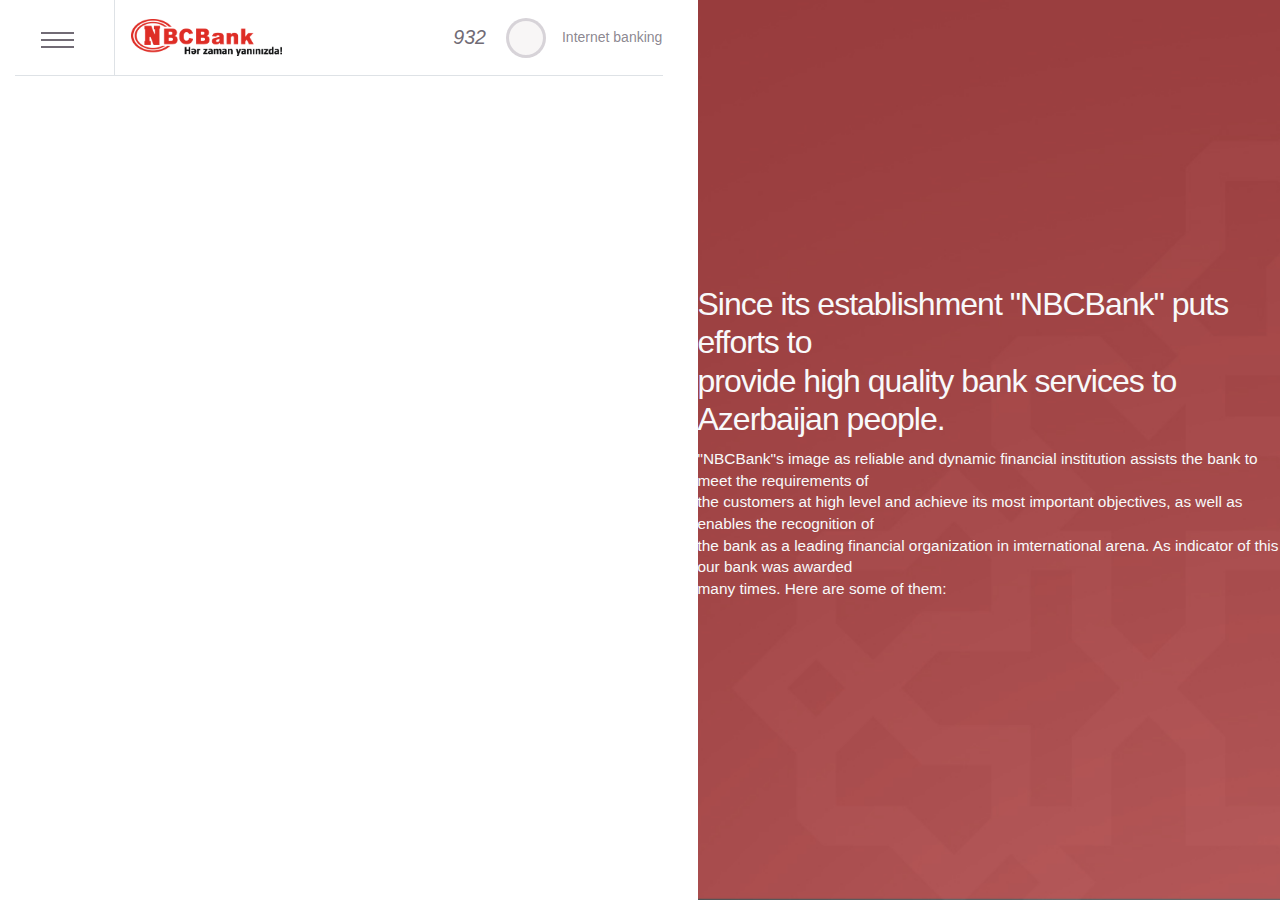
<file: AboutBank/aboutbank.html>
<!doctype html>
<html lang="en">

<head>
  <!-- Required meta tags -->
  <meta charset="utf-8">
  <meta name="viewport" content="width=device-width, initial-scale=1, shrink-to-fit=no">

  <!-- Bootstrap CSS -->
  <link rel="stylesheet" href="https://stackpath.bootstrapcdn.com/bootstrap/4.3.1/css/bootstrap.min.css" integrity="sha384-ggOyR0iXCbMQv3Xipma34MD+dH/1fQ784/j6cY/iJTQUOhcWr7x9JvoRxT2MZw1T"
    crossorigin="anonymous">


  <!-- Font Awsome -->
  <link rel="stylesheet" href="https://use.fontawesome.com/releases/v5.7.2/css/all.css" integrity="sha384-fnmOCqbTlWIlj8LyTjo7mOUStjsKC4pOpQbqyi7RrhN7udi9RwhKkMHpvLbHG9Sr"
    crossorigin="anonymous">

  <!-- CSS -->
  <link rel="stylesheet" href="../CSS/aboutbank.css">


  <title>About Bank</title>
</head>

<body>


  <div class="main-section">
    <!-- RIGHT PAGE -->
    <div class="right-page d-flex align-items-center justify-content-center">
      <div class="cont-text">
        <div class="right-page-h2 text-light">
          <h2>
            Since its establishment "NBCBank" puts efforts to <br>provide high quality bank services to <br>Azerbaijan
            people.
          </h2>
        </div>
        <div class="right-page-p text-light">
          <p>
            "NBCBank"s image as reliable and dynamic financial institution assists the bank to meet the requirements of
            <br>the customers at high level and achieve its most important objectives, as well as enables the
            recognition of <br>the bank as a leading financial organization in imternational arena. As indicator of
            this our bank was awarded <br>many times. Here are some of them:
          </p>
        </div>
      </div>
    </div>
    <!-- LEFT PAGE -->
    <div class="left-page">
      <div class="container">
        <header class="border-bottom">
          <div class="row">
            <div class="col-lg-6 pl-0">
              <div class="left-nav d-flex flex-row">
                <div class="button-parent d-flex justify-content-center align-items-center border-right">
                  <button>
                    <div class="first-bx in-btn"></div>
                    <div class="second-bx in-btn"></div>
                    <div class="third-bx in-btn"></div>
                  </button>
                </div>
                <div class="cont-logo-nav d-flex justify-content-center align-items-center">
                  <a href="../index.html">
                    <img src="../img/second-logo.png" alt="" class="logo ml-3">
                  </a>
                </div>
              </div>
            </div>
            <div class="col-lg-6 d-flex justify-content-end align-items-center pr-0">
              <div class="right-nav d-flex flex-row align-items-center">
                <div class="dumps d-flex justify-content-end align-items-center pr-0">
                  <div class="call-cont align-items-center justify-content-end d-flex flex-row">
                   <a href="">
                      <i class="fas fa-phone call pr-1">932</i>
                   </a>
                  </div>
                  <div class="call-cont d-flex flex-row pl-3">
                    <div class="radius d-flex justify-content-center align-items-center">
                      <a href="">
                          <i class="fas fa-lock lock"></i>
                      </a>
                    </div>
                  </div>
                  <div class="call-cont d-flex flex-row pl-3">
                    <p class="d-flex justify-content-center align-items-center mt-3 mr-3">
                      <a href="" class="a-in-p">
                          Internet banking
                      </a>
                    </p>
                  </div>
                </div>
              </div>
            </div>
          </div>
        </header>
      </div>
    </div>
  </div>

  <!-- Optional JavaScript -->
  <!-- jQuery first, then Popper.js, then Bootstrap JS -->
  <script></script>
  <script src="https://code.jquery.com/jquery-3.3.1.slim.min.js" integrity="sha384-q8i/X+965DzO0rT7abK41JStQIAqVgRVzpbzo5smXKp4YfRvH+8abtTE1Pi6jizo"
    crossorigin="anonymous"></script>
  <script src="https://cdnjs.cloudflare.com/ajax/libs/popper.js/1.14.7/umd/popper.min.js" integrity="sha384-UO2eT0CpHqdSJQ6hJty5KVphtPhzWj9WO1clHTMGa3JDZwrnQq4sF86dIHNDz0W1"
    crossorigin="anonymous"></script>
  <script src="https://stackpath.bootstrapcdn.com/bootstrap/4.3.1/js/bootstrap.min.js" integrity="sha384-JjSmVgyd0p3pXB1rRibZUAYoIIy6OrQ6VrjIEaFf/nJGzIxFDsf4x0xIM+B07jRM"
    crossorigin="anonymous"></script>
</body>

</html>
</file>
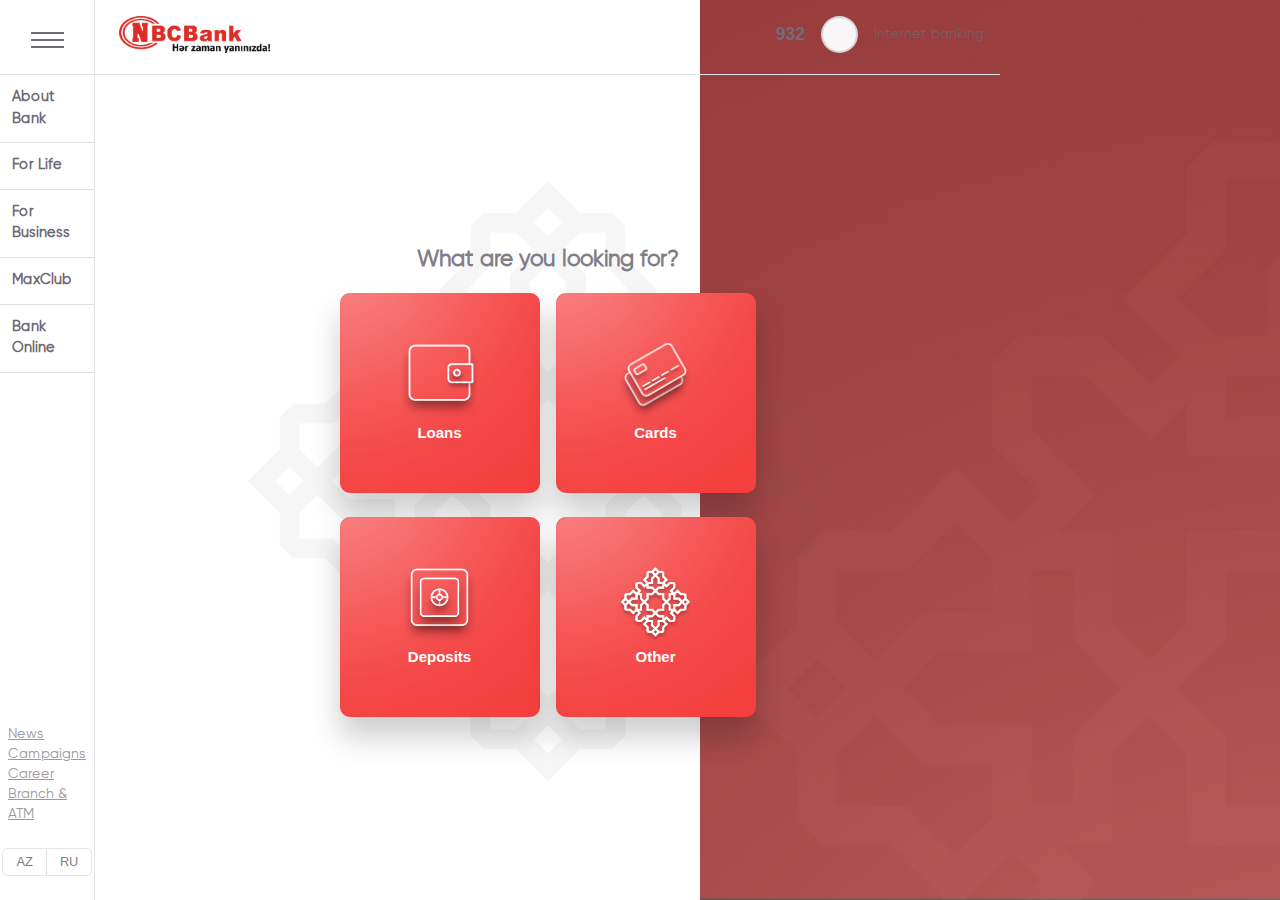
<file: ForLife/forlife.html>
<!doctype html>
<html lang="en">

<head>
  <!-- Required meta tags -->
  <meta charset="utf-8">
  <meta name="viewport" content="width=device-width, initial-scale=1, shrink-to-fit=no">

  <!-- Font Awsome -->
  <link rel="stylesheet" href="https://use.fontawesome.com/releases/v5.7.2/css/all.css" integrity="sha384-fnmOCqbTlWIlj8LyTjo7mOUStjsKC4pOpQbqyi7RrhN7udi9RwhKkMHpvLbHG9Sr"
    crossorigin="anonymous">

  <!-- CSS, Bootstrap CSS -->
  <link rel="stylesheet" href="../CSS/forlife.css">
  <link rel="stylesheet" href="https://stackpath.bootstrapcdn.com/bootstrap/4.3.1/css/bootstrap.min.css" integrity="sha384-ggOyR0iXCbMQv3Xipma34MD+dH/1fQ784/j6cY/iJTQUOhcWr7x9JvoRxT2MZw1T"
    crossorigin="anonymous">

  <!-- TITLE -->
  <title>For Life</title>
</head>

<body>

  <!-- MAIN SECTION -->
  <div class="main-section">
    <div class="left-page d-flex flex-column">
      <div class="child-left d-flex flex-row">
        <div class="side-menu-forlife d-flex justify-content-between flex-column border-right pl-0">
          <!-- TOP -->
          <div class="cont-menu-top d-flex justify-content-start flex-column">
            <div class="button-parent d-flex justify-content-center align-items-center  border-bottom">
              <button>
                <div class="first-bx in-btn"></div>
                <div class="second-bx in-btn"></div>
                <div class="third-bx in-btn"></div>
              </button>
            </div>
            <a href="" class="a-in-cont-menu-top border-bottom">About Bank</a>
            <a href="" class="a-in-cont-menu-top border-bottom">For Life</a>
            <a href="" class="a-in-cont-menu-top border-bottom">For Business</a>
            <a href="" class="a-in-cont-menu-top border-bottom">MaxClub</a>
            <a href="" class="a-in-cont-menu-top border-bottom">Bank Online</a>
          </div>
          <!-- BOTTOM -->
          <div class="cont-menu-bottom d-flex justify-content-end flex-column">
            <a href="" class="px-2 a-in-cont-menu-botom pl-2">News</a>
            <a href="" class="px-2 a-in-cont-menu-botom pl-2">Campaigns</a>
            <a href="" class="px-2 a-in-cont-menu-botom pl-2">Career</a>
            <a href="" class="px-2 a-in-cont-menu-botom pl-2">Branch & ATM</a>
            <div class="lang-cont d-flex justify-content-center align-items-center pb-4 pt-4">
              <div class="lang-buttons d-flex flex-row justify-content-center  align-items-center">
                <div class="left-lang d-flex justify-content-center align-items-center border-right">
                  <a href="" class="color-white">AZ</a>
                </div>
                <div class="right-lang d-flex justify-content-center align-items-center">
                  <a href="" class="color-white">RU</a>
                </div>
              </div>
            </div>
          </div>
        </div>
        <div class="nav-menu-forlife border-bottom">
          <div class="top-main d-flex justify-content-between align-items-center py-2">
            <div class="cont-logo-nav d-flex justify-content-start align-items-center">
              <a href="../index.html">
                <img src="../img/second-logo.png" alt="" class="logo ml-4">
              </a>
            </div>
            <div class="right-nav d-flex justify-content-end align-items-center pr-0">
              <div class="call-cont align-items-center justify-content-end d-flex flex-row">
                <a href="">
                  <i class="fas fa-phone call-icon pr-1"></i>
                </a>
                <a href="" class="number"><b>932</b></a>
              </div>
              <div class="call-cont d-flex flex-row pl-3">
                <div class="radius d-flex justify-content-center align-items-center">
                  <a href="">
                    <i class="fas fa-lock lock"></i>
                  </a>
                </div>
              </div>
              <div class="call-cont d-flex flex-row pl-3">
                <p class="d-flex justify-content-center align-items-center mt-3 mr-3">
                  <a href="" class="a-in-p">
                    Internet banking
                  </a>
                </p>
              </div>
            </div>
          </div>
          <div class="main-section-forlife d-flex justify-content-center align-items-center mt-2">
            <div class="child-main d-flex align-items-center justify-content-center">
              <div class="boxes-and-p-cont d-flex flex-column justify-content-center align-items-center">
                <div class="p-cont-main d-flex justify-content-start align-items-start pl-0">
                  <p class="text-left">What are you looking for?</p>
                </div>
                <div class="boxes d-flex flex-column">
                  <div class="left-boxes d-flex flex-row">
                    <!-- First -->
                    <a href="">
                      <div class="box mb-2 d-flex justify-content-center align-items-center flex-column">
                        <div class="in-box-first"></div>
                        <div class="for-text-in-box mt-1">
                          Loans
                        </div>
                      </div>
                    </a>
                    <!-- Second -->
                    <a href="">
                      <div class="box d-flex justify-content-center align-items-center flex-column ml-3 mb-2">
                          <div class="in-box-second"></div>
                          <div class="for-text-in-box mt-1">
                            Cards
                          </div>
                      </div>
                    </a>
                  </div>
                  <div class="right-boxes d-flex flex-row">
                    <!-- Third -->
                    <a href="">
                      <div class="box d-flex justify-content-center align-items-center flex-column mt-3">
                          <div class="in-box-third"></div>
                          <div class="for-text-in-box mt-1">
                            Deposits
                          </div>
                      </div>
                    </a>
                    <!-- Fourth -->
                    <a href="">
                      <div class="box d-flex justify-content-center align-items-center flex-column ml-3 mt-3">
                          <div class="in-box-fourth"></div>
                          <div class="for-text-in-box mt-1">
                            Other
                          </div>
                      </div>
                    </a>
                  </div>
                </div>
              </div>
            </div>
          </div>
        </div>
      </div>
    </div>
    <!-- //LEFT PAGE -->

    <!-- RIGHT PAGE -->
    <div class="right-page">

    </div>
    <!-- //RIGHT PAGE -->
  </div>
  <!-- //MAIN SECTION -->


  <!-- JavaScript and jquery -->
  <script src="https://ajax.googleapis.com/ajax/libs/jquery/3.3.1/jquery.min.js"></script>
  <script src="../JS/forlife.js"></script>
</body>

</html>
</file>
<file: CSS/aboutbank.css>
body {
    margin: 0;
    padding: 0;
    position: relative;
    font: 14px/1.4 'r', Arial, sans-serif;
}

a:hover{
    text-decoration:none;
}

.container{
      max-width: 1870px;
}

/* =====MAIN SECTION ==========*/
.right-page{
    background-image:url(../img/cover_2.jpg);
    background-repeat: no-repeat;
    background-size:cover;
    background-position: center center;
    height:100vh;
    width:calc((100vw - 115px) / 2);
    position:absolute;
    right:0;
    
}

.right-page-p{
    font-size:1.1em;
}

.right-page-h2{
    line-height: 1em;
    font-style: 2vw;
    margin: 0 0 10px 0;
    letter-spacing: -1px;
    font-weight: normal;
}

.left-page{
    height:100vh;
    width:53%;
    position:absolute;
    left:0;
    
}

/*====== //MAIN SECTION========= */

/* ABOUT SECTION */
header{
    width:100%;
}

.button-parent{
    width:115px;
    height:75px;
}

button{
    border:none;
    background: rgba(0, 0, 0, 0);
}

.in-btn{
    height:2px;
    width:33px;
    background: white;
    border:none;
    margin-top:5px;
    background: #716b75;
    /* transition:0.1s; */
}

button:hover .in-btn{
    margin-top:7px;
}

.logo{
    width: 151px;
    height: 37px;
    
}

.call{
    font-size:1.4em;
    color:  #716b75;
}

.lock{
    color:#716b75;
}

.radius{
    width:40px;
    height:40px;
    border:3px solid rgba(206, 202, 209, 0.8);
    border-radius:50px;
    background: rgb(248, 246, 246);
}

.radius:hover{
    background: rgb(219, 215, 215);
    transition:0.3s;
}

.call-cont p{
    color: rgba(110, 104, 115, 0.8);
}

.a-in-p{
    color: rgba(110, 104, 115, 0.8);
}

.a-in-p:hover{
    color: rgba(110, 104, 115, 0.8);
}
/* //ABOUT SECTION */
</file>
<file: CSS/forlife.css>
body {
    margin: 0;
    padding: 0;
    position: relative;
    font: 14px/1.4 'r', Arial, sans-serif;
    font-family: wonderland;
}

@font-face {
    src: url(../fonts/Arch/fonts/Gilroy-Regular.woff);
    font-family: wonderland;
}

a:hover {
    text-decoration: none !important;
}

a {
    text-decoration: none;
}

.container {
    max-width: 1870px;
}

/* =====MAIN SECTION ==========*/

/*================== Left Page ==========================*/
.left-page {
    height: 100vh;
    width: 54%;
    position: absolute;
    left: 0;
    z-index: 1;
}

.side-menu-forlife {
    width: 115px;
    height: 100vh;
}

.button-parent {
    width: 100%;
    height: 75px;
}

button {
    border: none;
    background: rgba(0, 0, 0, 0);
}

.in-btn {
    height: 2px;
    width: 33px;
    background: white;
    border: none;
    margin-top: 5px;
    background: #716b75;
}

button:hover .in-btn {
    margin-top: 7px;
}

/* cont menu top */

.cont-menu-top>a:hover {
    text-decoration: none;
}

.cont-menu-top>a:hover {
    color: white !important;
    background-color: #ff4747;
}

.cont-menu-top>a {
    color: #6e6873 !important;
    font-family: 'b', 'r';
    font-size: 0.9em;
    font-family: wonderland;
    font-weight: bold;
    padding: 12px;
}

/* cont menu bottom */

.cont-menu-bottom>a {
    font: 14px/1.4 'r', Arial, sans-serif;
    text-decoration: underline !important;
    transition: 0.3s;
    color: #9d98a1;
    font-size: 14px;
    font-family: wonderland;
    line-height: 20px;
}

.cont-menu-bottom>a:hover {
    text-decoration: none !important;
    color: #9d98a1;
}

.lang-buttons {
    width: 90px;
    height: 28px;
    border: 1px solid rgb(235, 229, 229);
    border-radius: 5px;
}

.left-lang,
.right-lang {
    width: 100%;
    height: 100%;
}

.left-lang:hover,
.right-lang:hover {
    background: rgba(128, 128, 128, 0.842);
}

.left-lang:hover a,
.right-lang:hover a {
    color: white;
    text-decoration: none;
}

.left-lang a,
.right-lang a {
    font-size: 0.8em;
    color: gray;
}

/* nav menu forlife */

.nav-menu-forlife {
    height: 75px;
    width: 905px;
}

.logo {
    width: 151px;
    height: 37px;

}

.number {
    font-size: 1.1em;
    color: #716b75 !important;
}

.call-cont>a>i {
    font-size: 0.8em;
    color: #716b75 !important;
}

.lock {
    color: #a7a3ac;
}

.radius {
    width: 37px;
    height: 37px;
    border: 2px solid rgba(206, 202, 209, 0.8);
    border-radius: 50px;
    background: rgb(248, 246, 246);
}

.radius:hover {
    background: rgb(219, 215, 215);
    transition: 0.3s;
}

.call-cont p {
    color: rgba(110, 104, 115, 0.8);
}

.a-in-p {
    color: rgba(110, 104, 115, 0.8);
    font-family: 'b';
    font-family: wonderland;
    font-size: 14px;
}

.a-in-p:hover {
    color: rgba(110, 104, 115, 0.8);
}

/* main section forlife */
.main-section-forlife {
    width: 905px;
    height: 807px;
    /* background: rgba(0, 0, 0, 0.637); */
    margin: 0 auto;
}

.child-main {
    background-image: url(../img/req.svg);
    background-repeat: no-repeat;
    background-size: cover;
    background-position: center center;
    width: 600px;
    height: 600px;
}

.boxes-and-p-cont {
    width: 450px;
    height: 450px;
}

.p-cont-main {
    color: #827d87;
    color: #827d87;
    font-family: 'm', wonderland;
    font-size: 1.4em;
    font-weight: bold;
    text-align: left !important;
}

.box {
    width: 200px;
    height: 200px;
    border-radius: 10px;
    box-shadow: 0 20px 30px rgba(0, 0, 0, 0.2);
    transition: 0.9s;
    background-color: #f53d3d;
    background-image: url(../img/glow.png);
    background-repeat: no-repeat;
    background-size: cover;
}

.box:hover {
    -ms-transform: scale(1.1);
    -webkit-transform: scale(1.1);
    transform: scale(1.1);
}


.in-box-first {
    height: 75px;
    width: 75px;
    background-image: url(../img/ic_1.png);
    background-repeat: no-repeat;
    background-size: cover;
    background-position: center center;
}

.in-box-second {
    height: 75px;
    width: 75px;
    background-image: url(../img/ic_2-1.png);
    background-repeat: no-repeat;
    background-size: cover;
    background-position: center center;
}

.in-box-third{
    height: 75px;
    width: 75px;
    background-image: url(../img/ic_3.png);
    background-repeat: no-repeat;
    background-size: cover;
    background-position: center center;
}

.in-box-fourth{
    height: 75px;
    width: 75px;
    background-image: url(../img/ic_4.png);
    background-repeat: no-repeat;
    background-size: cover;
    background-position: center center;
}

.for-text-in-box {
    font-size: 15px;
    font-weight: bold;
    color: white;
}

/*============================= Left Page ===============*/
/*=============== Right Page======= */
.right-page {
    background-image: url(../img/cover_2.jpg);
    background-repeat: no-repeat;
    background-size: cover;
    background-position: center center;
    height: 100vh;
    width: calc((100vw - 120px) / 2);
    position: absolute;
    right: 0;
}

@media screen and (max-width:1000px){
    .main-section{
        display:flex;
        flex-direction:column;
    }
}



/*====== //MAIN SECTION========= */
</file>
